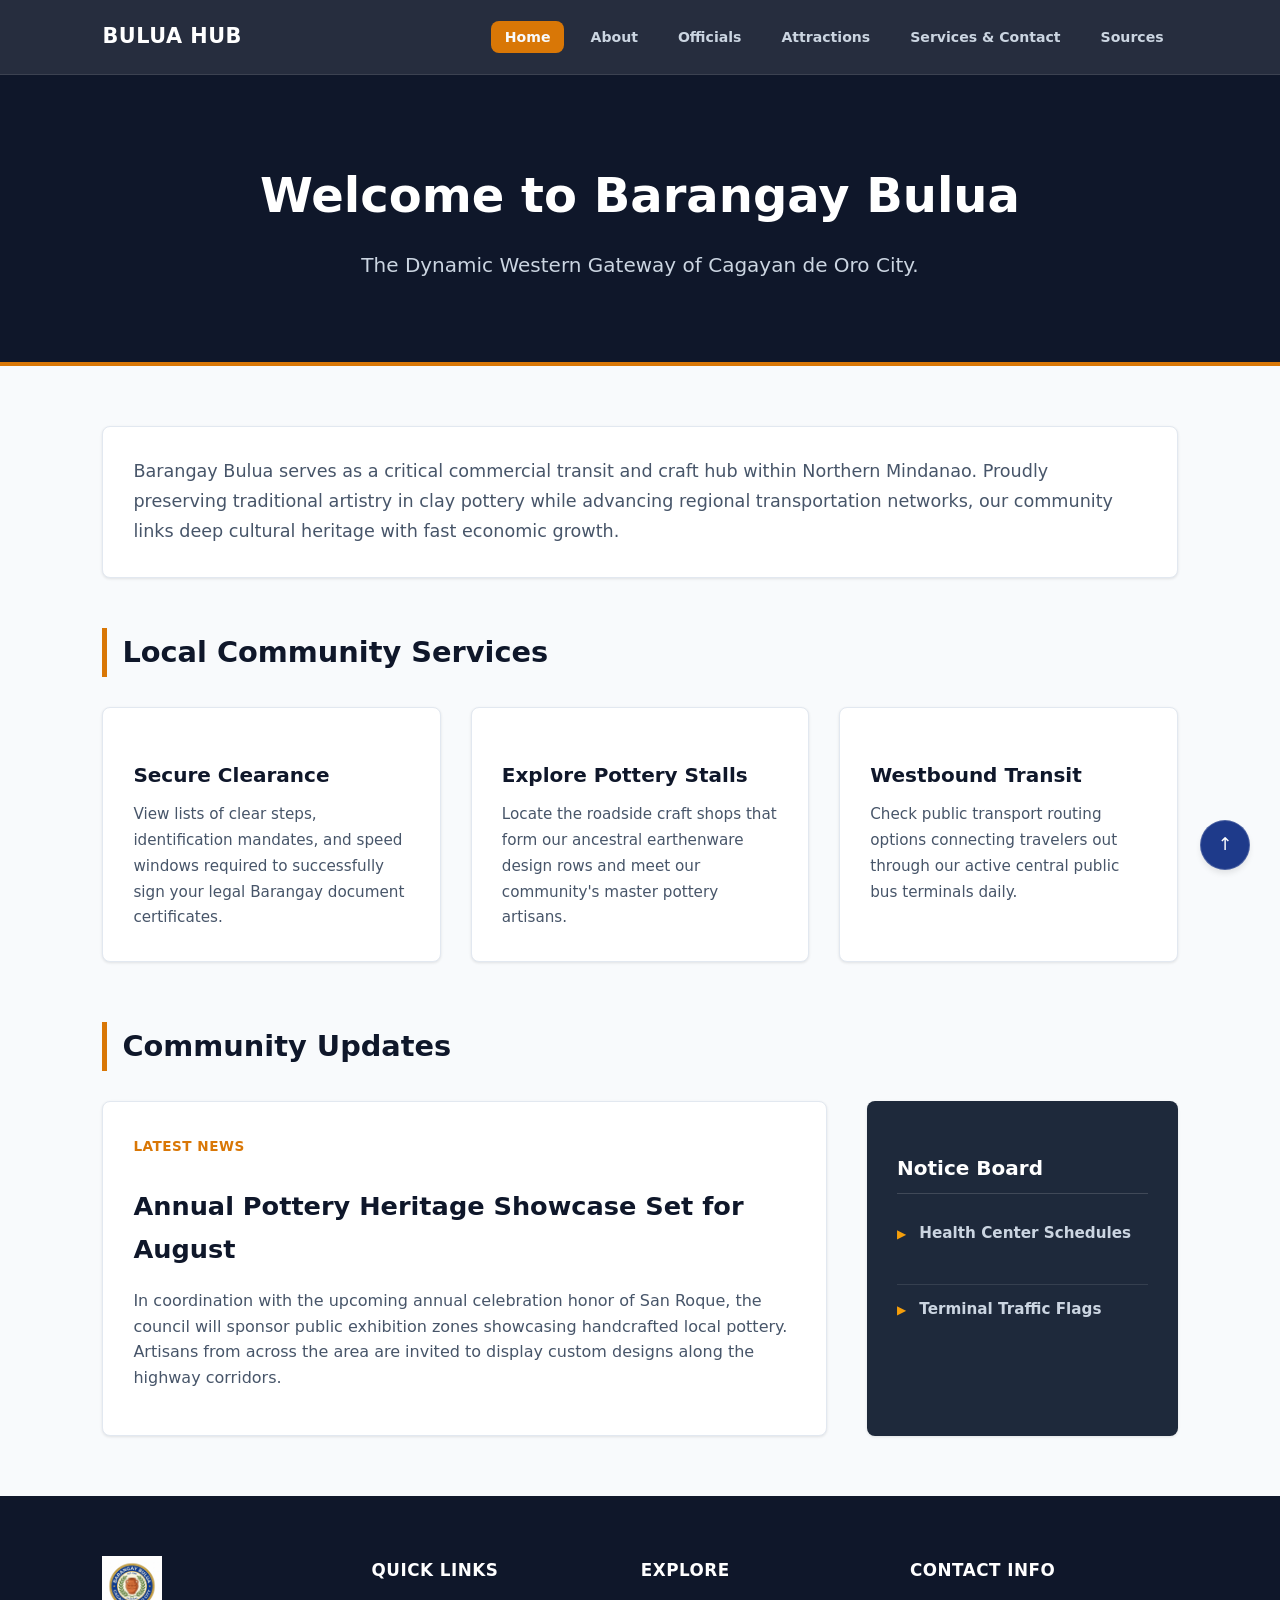
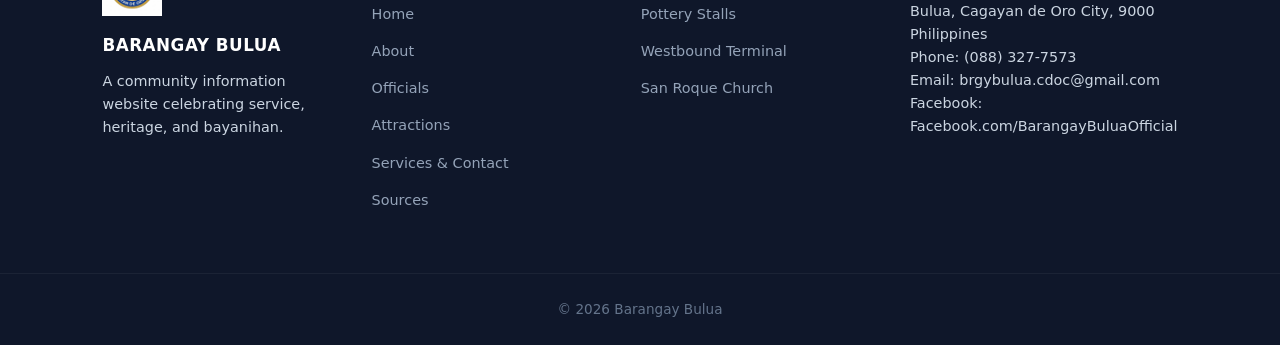
<file: index.html>
<!DOCTYPE html>
<html lang="en">
<head>
    <meta charset="UTF-8">
    <meta name="viewport" content="width=device-width, initial-scale=1.0">
    <title>Barangay Bulua | Home</title>
    <link rel="stylesheet" href="css/style.css">
</head>
<body id="top">

    <header>
        <div class="logo">Bulua Hub</div>
        <nav>
            <ul>
                <li><a href="index.html" class="active">Home</a></li>
                <li><a href="about.html">About</a></li>
                <li><a href="officials.html">Officials</a></li>
                <li><a href="attractions.html">Attractions</a></li>
                <li><a href="contact.html">Services & Contact</a></li>
                <li><a href="sources.html">Sources</a></li>
            </ul>
        </nav>
    </header>

    <section class="hero">
        <h1>Welcome to Barangay Bulua</h1>
        <p>The Dynamic Western Gateway of Cagayan de Oro City.</p>
    </section>

    <main>
        <div class="welcome-section">
            <p>
                Barangay Bulua serves as a critical commercial transit and craft hub within Northern Mindanao. Proudly preserving traditional artistry in clay pottery while advancing regional transportation networks, our community links deep cultural heritage with fast economic growth.
            </p>
        </div>

        <h2 class="section-title">Local Community Services</h2>
        <div class="grid-container">
            <div class="quick-link-card">
                <h3>Secure Clearance</h3>
                <p>View lists of clear steps, identification mandates, and speed windows required to successfully sign your legal Barangay document certificates.</p>
            </div>
            <div class="quick-link-card">
                <h3>Explore Pottery Stalls</h3>
                <p>Locate the roadside craft shops that form our ancestral earthenware design rows and meet our community's master pottery artisans.</p>
            </div>
            <div class="quick-link-card">
                <h3>Westbound Transit</h3>
                <p>Check public transport routing options connecting travelers out through our active central public bus terminals daily.</p>
            </div>
        </div>

        <h2 class="section-title">Community Updates</h2>
        <div class="news-split">
            <div class="news-main">
                <span style="color:var(--accent); font-weight:700; text-transform:uppercase; font-size:0.85rem; letter-spacing: 0.5px;">Latest News</span>
                <h3>Annual Pottery Heritage Showcase Set for August</h3>
                <p style="color:var(--text-muted); margin-bottom:15px; font-size: 1rem; line-height: 1.6;">
                    In coordination with the upcoming annual celebration honor of San Roque, the council will sponsor public exhibition zones showcasing handcrafted local pottery. Artisans from across the area are invited to display custom designs along the highway corridors.
                </p>
            </div>
            <div class="news-sidebar">
                <h3>Notice Board</h3>
                
                <div class="announcement-item">
                    <input type="checkbox" id="announcement-toggle-1" class="announcement-checkbox">
                    <label for="announcement-toggle-1" class="announcement-label">
                        <h4>Health Center Schedules</h4>
                    </label>
                    <p class="announcement-details">Free pediatric checkups are hosted every Tuesday at the central health pavilion lanes.</p>
                </div>
                
                <div class="announcement-item">
                    <input type="checkbox" id="announcement-toggle-2" class="announcement-checkbox">
                    <label for="announcement-toggle-2" class="announcement-label">
                        <h4>Terminal Traffic Flags</h4>
                    </label>
                    <p class="announcement-details">Expect high volumes near the entry lanes of the Westbound transit complex over upcoming holidays.</p>
                </div>
                
            </div>
        </div>
    </main>

    <!-- Tier 1: Information Matrix Grid -->
    <div class="footer-info-matrix">
        <div class="footer-col">
            <img src="images/bulua-logo.png" alt="Barangay Bulua Logo" class="footer-logo-img">
            <h4 style="margin: 0 0 10px 0;">Barangay Bulua</h4>
            <p>A community information website celebrating service, heritage, and bayanihan.</p>
        </div>
        <div class="footer-col">
            <h4>Quick Links</h4>
            <ul>
                <li><a href="index.html">Home</a></li>
                <li><a href="about.html">About</a></li>
                <li><a href="officials.html">Officials</a></li>
                <li><a href="attractions.html">Attractions</a></li>
                <li><a href="contact.html">Services & Contact</a></li>
                <li><a href="sources.html">Sources</a></li>
            </ul>
        </div>
        <div class="footer-col">
            <h4>Explore</h4>
            <ul>
                <li><a href="attractions.html">Pottery Stalls</a></li>
                <li><a href="attractions.html">Westbound Terminal</a></li>
                <li><a href="attractions.html">San Roque Church</a></li>
            </ul>
        </div>
        <div class="footer-col">
            <h4>Contact Info</h4>
            <p>
                Bulua, Cagayan de Oro City, 9000 Philippines<br>
                Phone: (088) 327-7573<br>
                Email: brgybulua.cdoc@gmail.com<br>
                Facebook: Facebook.com/BarangayBuluaOfficial
            </p>
        </div>
    </div>

    <!-- Tier 2: Copyright Rule -->
    <div class="footer-copyright">
        &copy; 2026 Barangay Bulua
    </div>

    <!-- Pure CSS Floating Scroll-to-Top Button -->
    <a href="#top" class="scroll-to-top-btn" aria-label="Scroll to top">
        <span aria-hidden="true">↑</span>
    </a>

</body>
</html>
</file>
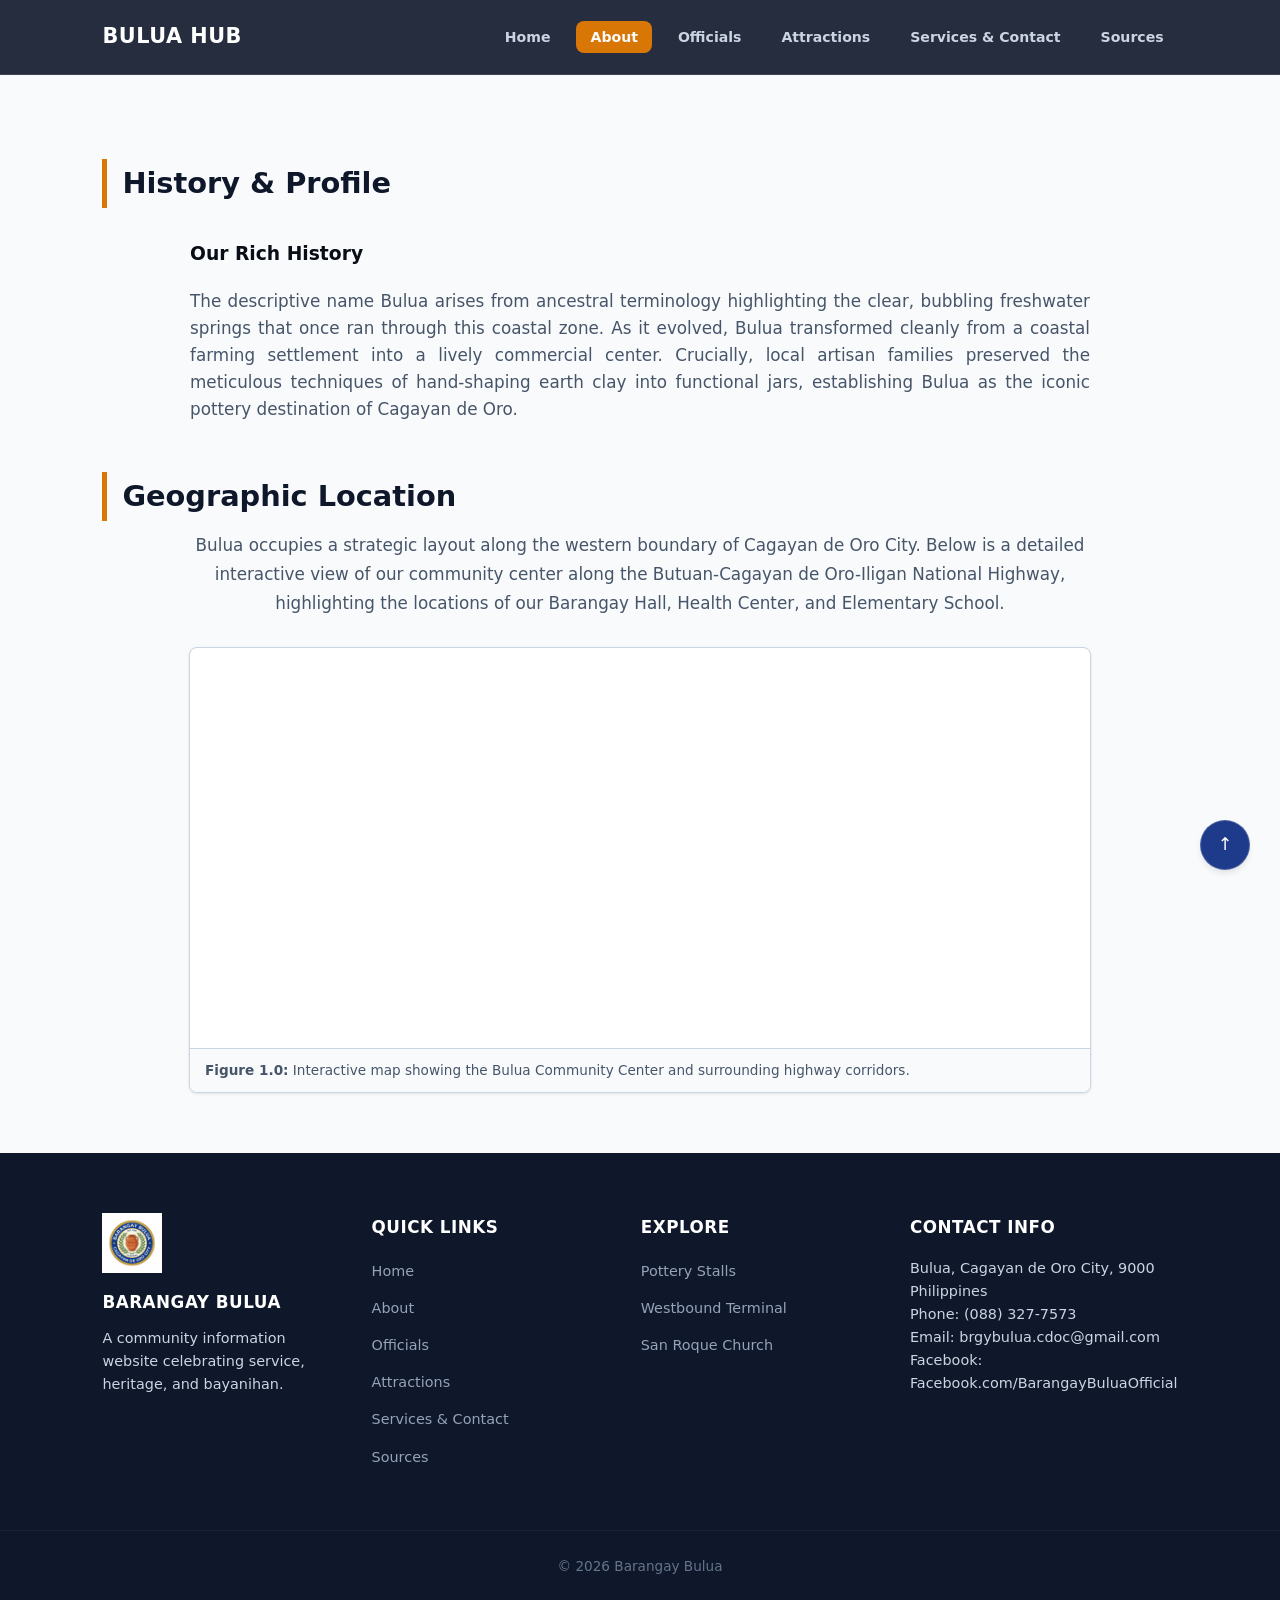
<file: about.html>
<!DOCTYPE html>
<html lang="en">
<head>
    <meta charset="UTF-8">
    <meta name="viewport" content="width=device-width, initial-scale=1.0">
    <title>About | Barangay Bulua</title>
    <link rel="stylesheet" href="css/style.css">
</head>
<body id="top">

    <header>
        <div class="logo">Bulua Hub</div>
        <nav>
            <ul>
                <li><a href="index.html">Home</a></li>
                <li><a href="about.html" class="active">About</a></li>
                <li><a href="officials.html">Officials</a></li>
                <li><a href="attractions.html">Attractions</a></li>
                <li><a href="contact.html">Services & Contact</a></li>
                <li><a href="sources.html">Sources</a></li>
            </ul>
        </nav>
    </header>

    <main>
        <h2 class="section-title">History & Profile</h2>
        
        <div style="margin-bottom: 50px; max-width: 900px; margin-left: auto; margin-right: auto;">
            <h3>Our Rich History</h3>
            <p style="margin-top: 15px; color: var(--text-muted); font-size: 1.05rem; text-align: justify; line-height: 1.6;">
                The descriptive name Bulua arises from ancestral terminology highlighting the clear, bubbling freshwater springs that once ran through this coastal zone. As it evolved, Bulua transformed cleanly from a coastal farming settlement into a lively commercial center. Crucially, local artisan families preserved the meticulous techniques of hand-shaping earth clay into functional jars, establishing Bulua as the iconic pottery destination of Cagayan de Oro.
            </p>
        </div>

        <div style="margin-top: 50px;">
            <h2 class="section-title">Geographic Location</h2>
            <p style="text-align: center; margin: -20px auto 30px auto; color: var(--text-muted); font-size: 1.05rem; max-width: 900px;">
                Bulua occupies a strategic layout along the western boundary of Cagayan de Oro City. Below is a detailed interactive view of our community center along the Butuan-Cagayan de Oro-Iligan National Highway, highlighting the locations of our Barangay Hall, Health Center, and Elementary School.
            </p>
            
            <div class="map-frame-wrapper" style="max-width:900px; margin:0 auto;">
                <iframe src="https://www.google.com/maps/embed?pb=!1m18!1m12!1m3!1d3948.7844078508933!2d124.61863587588049!3d8.501869896791652!2m3!1f0!2f0!3f0!3m2!1i1024!2i768!4f13.1!3m3!1m2!1s0x32ff8bf8c5208f23%3A0x6b77209ff82ad34a!2sBulua%20Barangay%20Hall!5e0!3m2!1sen!2sph!4v1700000000000!5m2!1sen!2sph" allowfullscreen="" loading="lazy" referrerpolicy="no-referrer-when-downgrade"></iframe>
                <div class="map-caption">
                    <strong>Figure 1.0:</strong> Interactive map showing the Bulua Community Center and surrounding highway corridors.
                </div>
            </div>
        </div>
    </main>

    <!-- Tier 1: Information Matrix Grid -->
    <div class="footer-info-matrix">
        <div class="footer-col">
            <img src="images/bulua-logo.png" alt="Barangay Bulua Logo" class="footer-logo-img">
            <h4 style="margin: 0 0 10px 0;">Barangay Bulua</h4>
            <p>A community information website celebrating service, heritage, and bayanihan.</p>
        </div>
        <div class="footer-col">
            <h4>Quick Links</h4>
            <ul>
                <li><a href="index.html">Home</a></li>
                <li><a href="about.html">About</a></li>
                <li><a href="officials.html">Officials</a></li>
                <li><a href="attractions.html">Attractions</a></li>
                <li><a href="contact.html">Services & Contact</a></li>
                <li><a href="sources.html">Sources</a></li>
            </ul>
        </div>
        <div class="footer-col">
            <h4>Explore</h4>
            <ul>
                <li><a href="attractions.html">Pottery Stalls</a></li>
                <li><a href="attractions.html">Westbound Terminal</a></li>
                <li><a href="attractions.html">San Roque Church</a></li>
            </ul>
        </div>
        <div class="footer-col">
            <h4>Contact Info</h4>
            <p>
                Bulua, Cagayan de Oro City, 9000 Philippines<br>
                Phone: (088) 327-7573<br>
                Email: brgybulua.cdoc@gmail.com<br>
                Facebook: Facebook.com/BarangayBuluaOfficial
            </p>
        </div>
    </div>

    <!-- Tier 2: Copyright Rule -->
    <div class="footer-copyright">
        &copy; 2026 Barangay Bulua
    </div>

    <!-- Pure CSS Floating Scroll-to-Top Button -->
    <a href="#top" class="scroll-to-top-btn" aria-label="Scroll to top">
        <span aria-hidden="true">↑</span>
    </a>

</body>
</html>
</file>
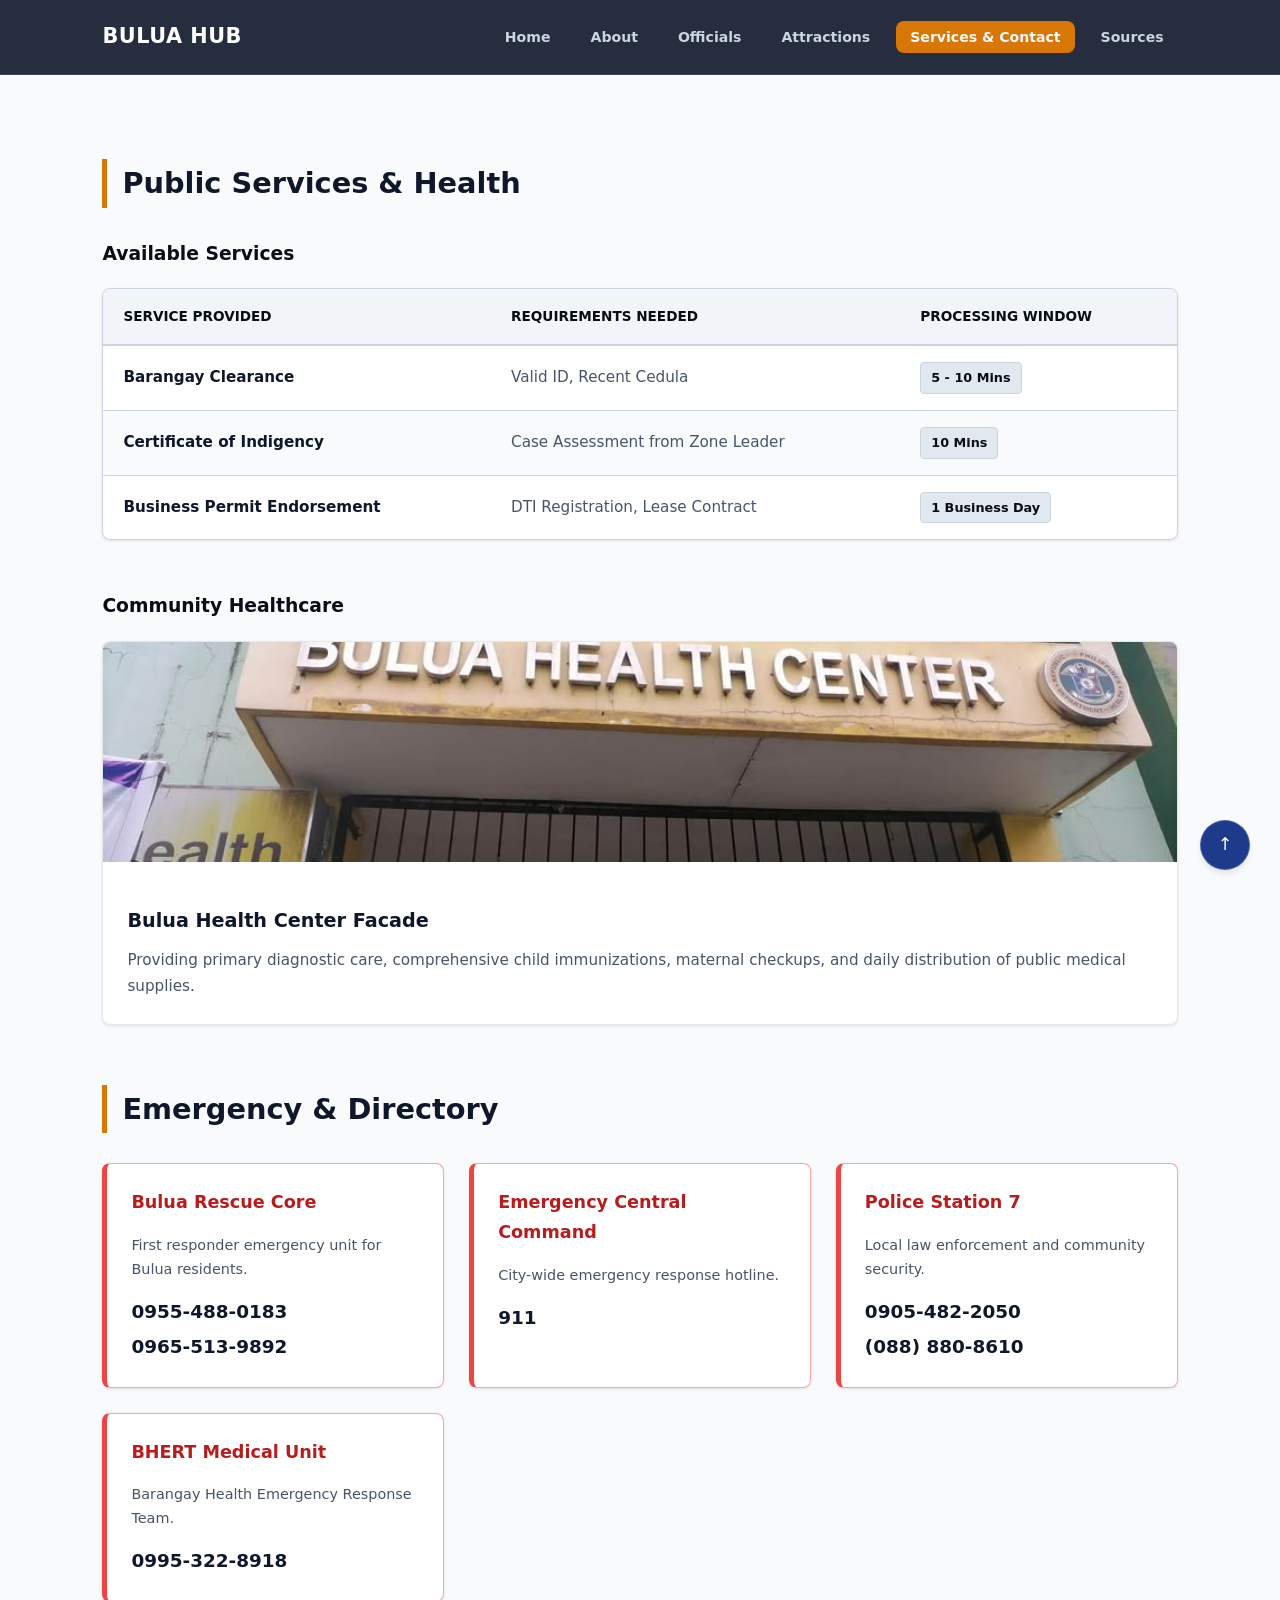
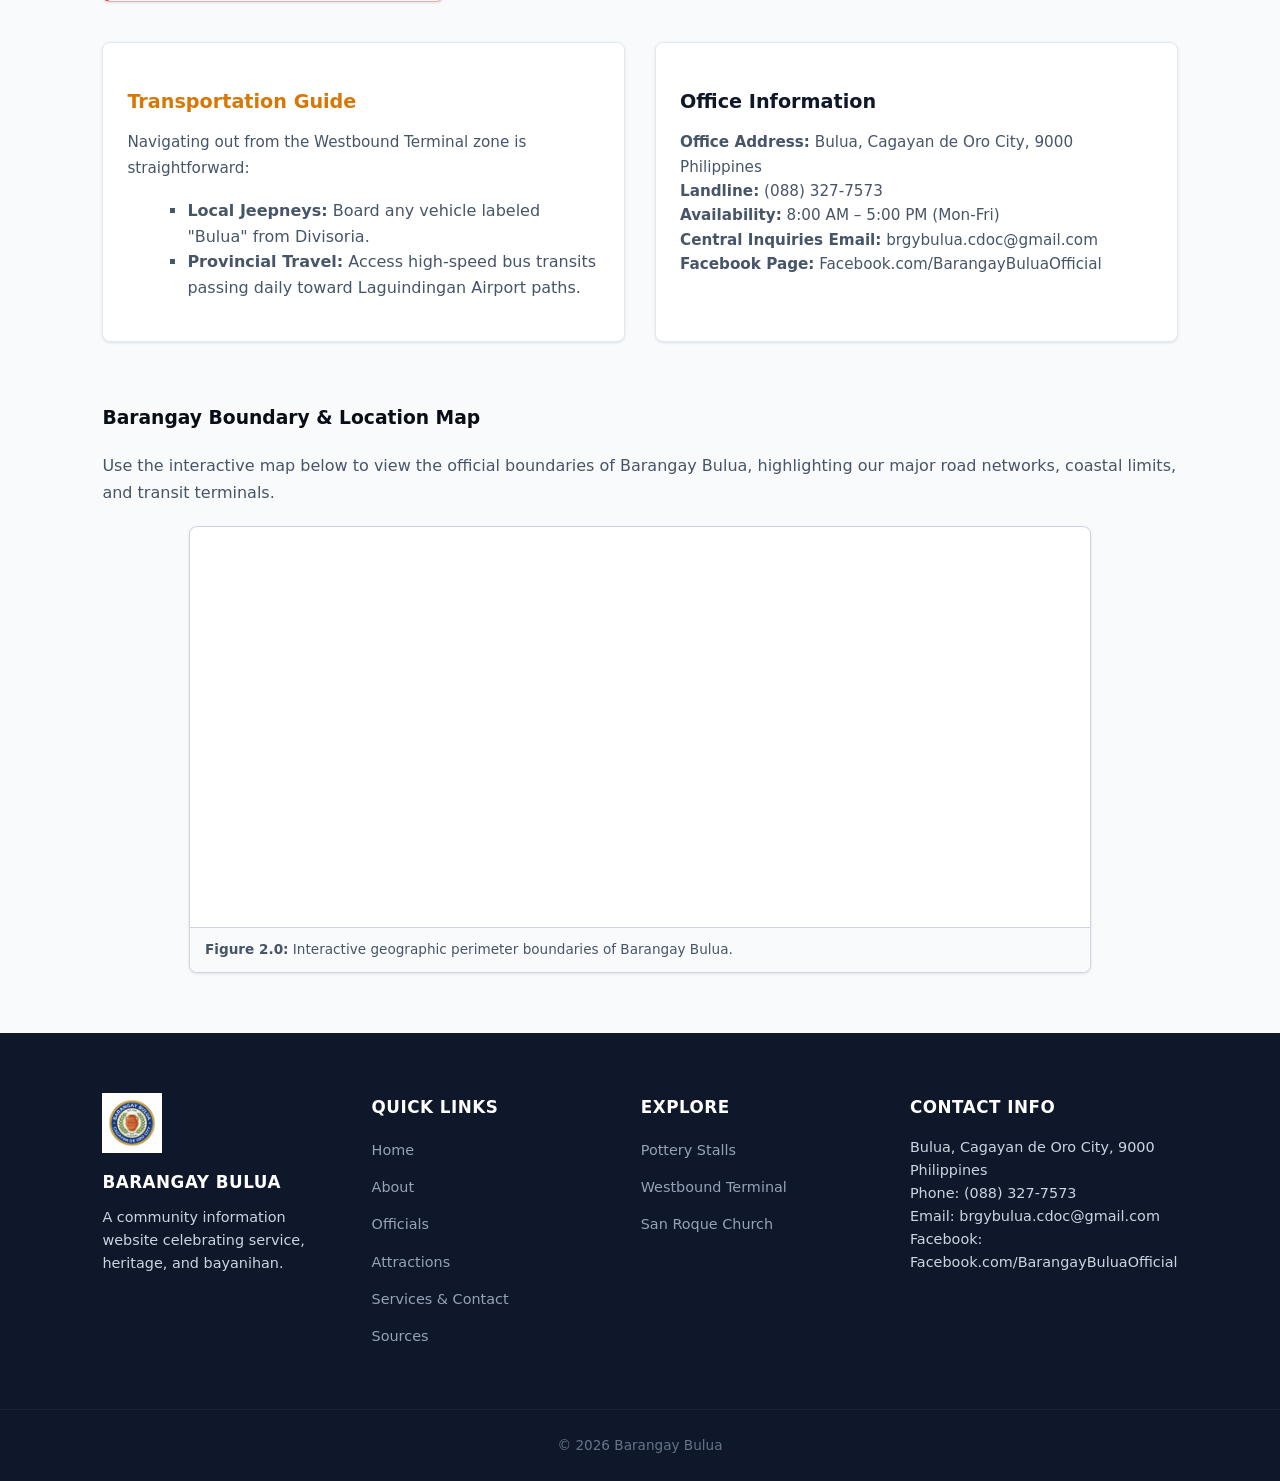
<file: contact.html>
<!DOCTYPE html>
<html lang="en">
<head>
    <meta charset="UTF-8">
    <meta name="viewport" content="width=device-width, initial-scale=1.0">
    <title>Services & Contact | Bulua</title>
    <link rel="stylesheet" href="css/style.css">
</head>
<body id="top">

    <header>
        <div class="logo">Bulua Hub</div>
        <nav>
            <ul>
                <li><a href="index.html">Home</a></li>
                <li><a href="about.html">About</a></li>
                <li><a href="officials.html">Officials</a></li>
                <li><a href="attractions.html">Attractions</a></li>
                <li><a href="contact.html" class="active">Services & Contact</a></li>
                <li><a href="sources.html">Sources</a></li>
            </ul>
        </nav>
    </header>

    <main>
        <h2 class="section-title">Public Services & Health</h2>

        <div style="margin-bottom: 50px;">
            <h3>Available Services</h3>
            <div class="table-container">
                <table class="flat-table">
                    <thead>
                        <tr>
                            <th>Service Provided</th>
                            <th>Requirements Needed</th>
                            <th>Processing Window</th>
                        </tr>
                    </thead>
                    <tbody>
                        <tr>
                            <td style="font-weight: 700; color: var(--primary);">Barangay Clearance</td>
                            <td>Valid ID, Recent Cedula</td>
                            <td><span class="tag-badge">5 - 10 Mins</span></td>
                        </tr>
                        <tr>
                            <td style="font-weight: 700; color: var(--primary);">Certificate of Indigency</td>
                            <td>Case Assessment from Zone Leader</td>
                            <td><span class="tag-badge">10 Mins</span></td>
                        </tr>
                        <tr>
                            <td style="font-weight: 700; color: var(--primary);">Business Permit Endorsement</td>
                            <td>DTI Registration, Lease Contract</td>
                            <td><span class="tag-badge">1 Business Day</span></td>
                        </tr>
                    </tbody>
                </table>
            </div>
        </div>

        <div style="margin-bottom: 50px;">
            <h3>Community Healthcare</h3>
            <div class="grid-container">
                <div class="card">
                    <img src="images/bulua-health-center.jpg" alt="Bulua Health Center">
                    <div class="card-content">
                        <h3>Bulua Health Center Facade</h3>
                        <p>Providing primary diagnostic care, comprehensive child immunizations, maternal checkups, and daily distribution of public medical supplies.</p>
                    </div>
                </div>
            </div>
        </div>

        <h2 class="section-title">Emergency & Directory</h2>
        
        <!-- Emergency Reference Numbers with light-red borders -->
        <div class="emergency-grid">
            <div class="emergency-card">
                <h4>Bulua Rescue Core</h4>
                <p style="color: var(--text-muted); font-size: 0.9rem;">First responder emergency unit for Bulua residents.</p>
                <span class="emergency-phone">0955-488-0183</span>
                <span class="emergency-phone">0965-513-9892</span>
            </div>
            <div class="emergency-card">
                <h4>Emergency Central Command</h4>
                <p style="color: var(--text-muted); font-size: 0.9rem;">City-wide emergency response hotline.</p>
                <span class="emergency-phone">911</span>
            </div>
            <div class="emergency-card">
                <h4>Police Station 7</h4>
                <p style="color: var(--text-muted); font-size: 0.9rem;">Local law enforcement and community security.</p>
                <span class="emergency-phone">0905-482-2050</span>
                <span class="emergency-phone">(088) 880-8610</span>
            </div>
            <div class="emergency-card">
                <h4>BHERT Medical Unit</h4>
                <p style="color: var(--text-muted); font-size: 0.9rem;">Barangay Health Emergency Response Team.</p>
                <span class="emergency-phone">0995-322-8918</span>
            </div>
        </div>

        <div class="grid-container">
            <div class="card" style="padding: 24px;">
                <h3 style="color:#d97706; margin-bottom: 12px;">Transportation Guide</h3>
                <p style="color: var(--text-muted); margin-bottom: 10px; font-size: 0.95rem;">
                    Navigating out from the Westbound Terminal zone is straightforward:
                </p>
                <ul style="list-style-type: square; color: var(--text-muted); margin-left: 20px; line-height: 1.6;">
                    <li><strong>Local Jeepneys:</strong> Board any vehicle labeled "Bulua" from Divisoria.</li>
                    <li><strong>Provincial Travel:</strong> Access high-speed bus transits passing daily toward Laguindingan Airport paths.</li>
                </ul>
            </div>

            <div class="card" style="padding: 24px;">
                <h3 style="color: var(--primary); margin-bottom: 12px;">Office Information</h3>
                <p style="color: var(--text-muted); font-size: 0.95rem; line-height: 1.6;">
                    <strong>Office Address:</strong> Bulua, Cagayan de Oro City, 9000 Philippines<br>
                    <strong>Landline:</strong> (088) 327-7573<br>
                    <strong>Availability:</strong> 8:00 AM – 5:00 PM (Mon-Fri)<br>
                    <strong>Central Inquiries Email:</strong> brgybulua.cdoc@gmail.com<br>
                    <strong>Facebook Page:</strong> Facebook.com/BarangayBuluaOfficial
                </p>
            </div>
        </div>

        <div style="margin-top: 40px;">
            <h3>Barangay Boundary & Location Map</h3>
            <p style="margin: 10px 0 20px 0; color: var(--text-muted); font-size: 1rem;">
                Use the interactive map below to view the official boundaries of Barangay Bulua, highlighting our major road networks, coastal limits, and transit terminals.
            </p>
            <div class="map-frame-wrapper" style="max-width:900px; margin:0 auto;">
                <iframe src="https://www.google.com/maps/embed?pb=!1m18!1m12!1m3!1d15795.143242095914!2d124.60743603417757!3d8.500305886616053!2m3!1f0!2f0!3f0!3m2!1i1024!2i768!4f13.1!3m3!1m2!1s0x32ff8be294711867%3A0x2db4e815617a9eb3!2sBulua%2C%20Cagayan%20de%20Oro%2C%20Misamis%20Oriental!5e0!3m2!1sen!2sph!4v1700000000000!5m2!1sen!2sph" allowfullscreen="" loading="lazy" referrerpolicy="no-referrer-when-downgrade"></iframe>
                <div class="map-caption">
                    <strong>Figure 2.0:</strong> Interactive geographic perimeter boundaries of Barangay Bulua.
                </div>
            </div>
        </div>
    </main>

    <!-- Tier 1: Information Matrix Grid -->
    <div class="footer-info-matrix">
        <div class="footer-col">
            <img src="images/bulua-logo.png" alt="Barangay Bulua Logo" class="footer-logo-img">
            <h4 style="margin: 0 0 10px 0;">Barangay Bulua</h4>
            <p>A community information website celebrating service, heritage, and bayanihan.</p>
        </div>
        <div class="footer-col">
            <h4>Quick Links</h4>
            <ul>
                <li><a href="index.html">Home</a></li>
                <li><a href="about.html">About</a></li>
                <li><a href="officials.html">Officials</a></li>
                <li><a href="attractions.html">Attractions</a></li>
                <li><a href="contact.html">Services & Contact</a></li>
                <li><a href="sources.html">Sources</a></li>
            </ul>
        </div>
        <div class="footer-col">
            <h4>Explore</h4>
            <ul>
                <li><a href="attractions.html">Pottery Stalls</a></li>
                <li><a href="attractions.html">Westbound Terminal</a></li>
                <li><a href="attractions.html">San Roque Church</a></li>
            </ul>
        </div>
        <div class="footer-col">
            <h4>Contact Info</h4>
            <p>
                Bulua, Cagayan de Oro City, 9000 Philippines<br>
                Phone: (088) 327-7573<br>
                Email: brgybulua.cdoc@gmail.com<br>
                Facebook: Facebook.com/BarangayBuluaOfficial
            </p>
        </div>
    </div>

    <!-- Tier 2: Copyright Rule -->
    <div class="footer-copyright">
        &copy; 2026 Barangay Bulua
    </div>

    <!-- Pure CSS Floating Scroll-to-Top Button -->
    <a href="#top" class="scroll-to-top-btn" aria-label="Scroll to top">
        <span aria-hidden="true">↑</span>
    </a>

</body>
</html>
</file>
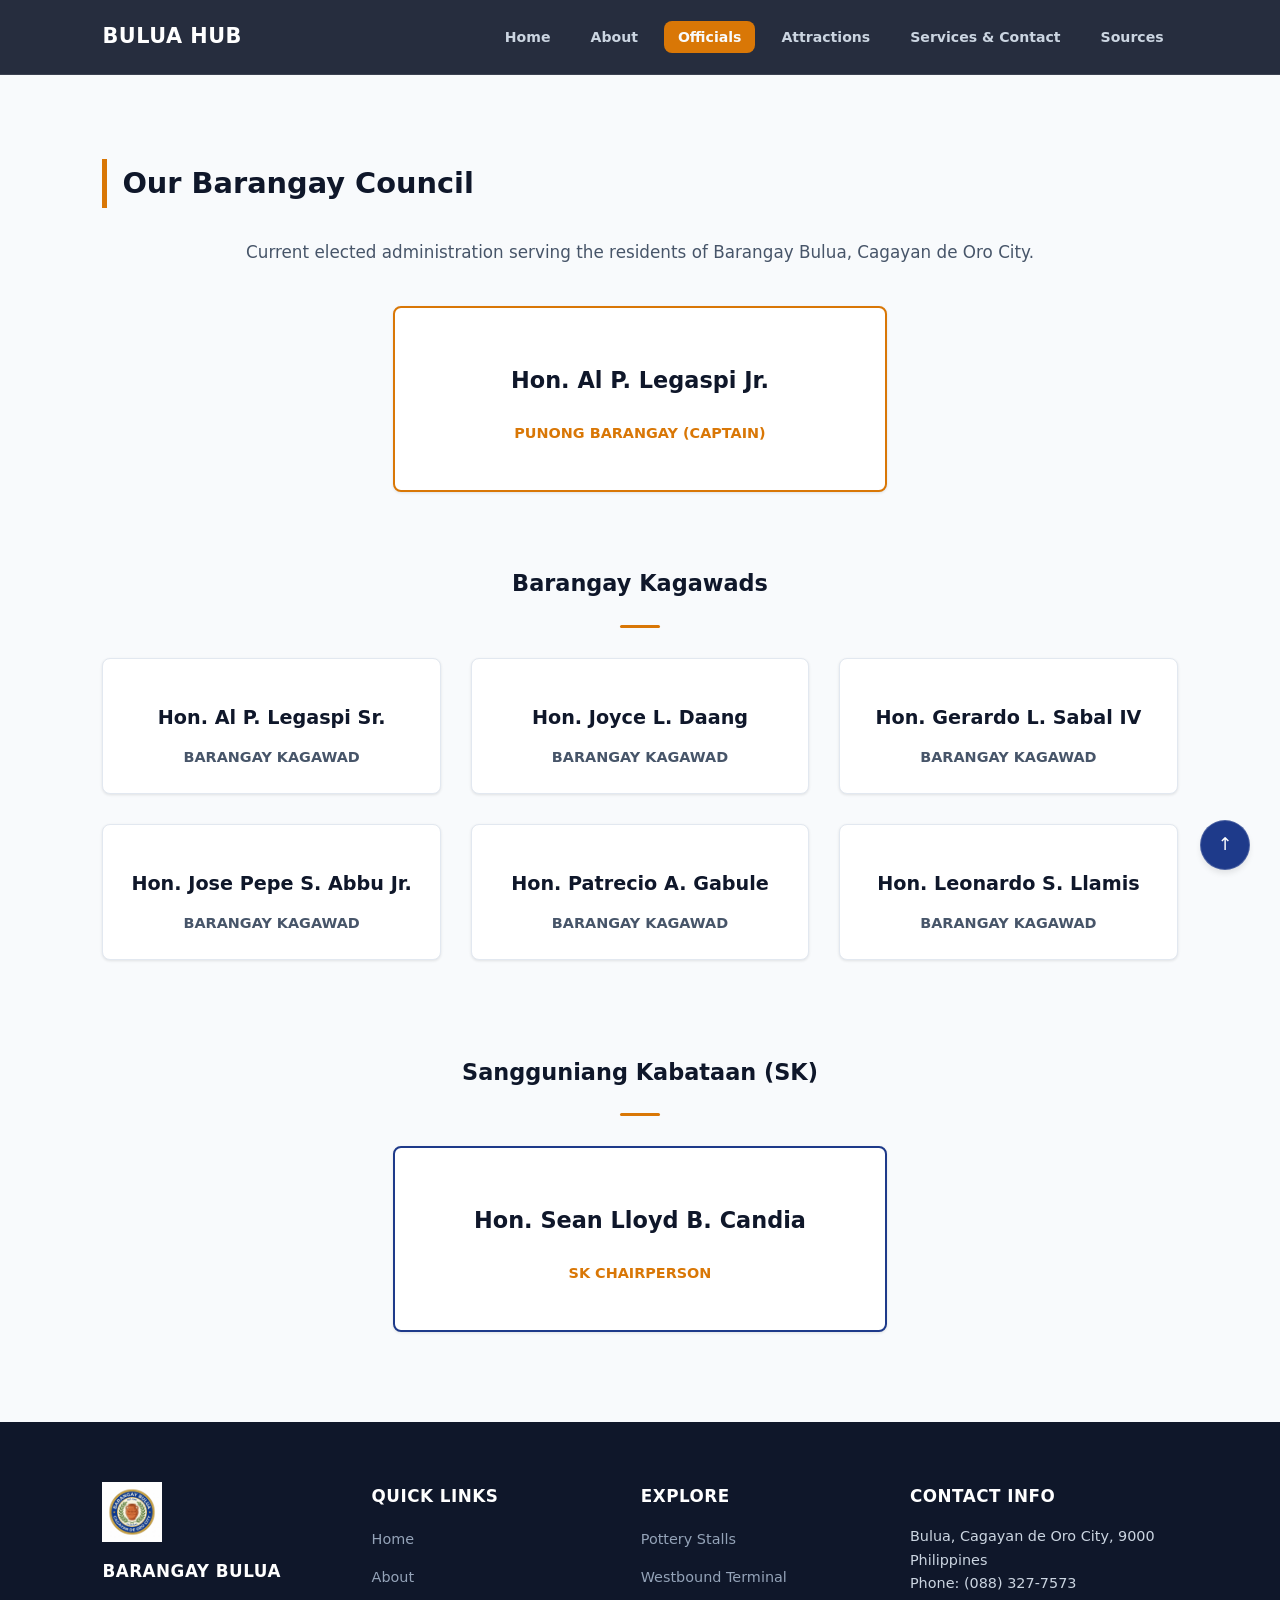
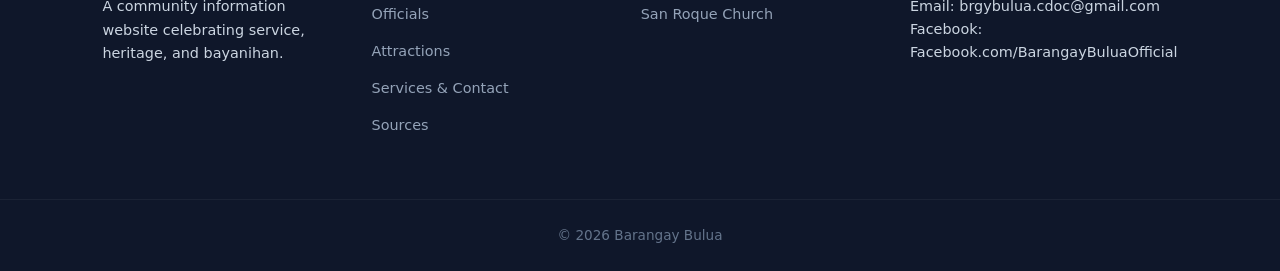
<file: officials.html>
<!DOCTYPE html>
<html lang="en">
<head>
    <meta charset="UTF-8">
    <meta name="viewport" content="width=device-width, initial-scale=1.0">
    <title>Barangay Officials | Bulua</title>
    <link rel="stylesheet" href="css/style.css">
</head>
<body id="top">

    <header>
        <div class="logo">Bulua Hub</div>
        <nav>
            <ul>
                <li><a href="index.html">Home</a></li>
                <li><a href="about.html">About</a></li>
                <li><a href="officials.html" class="active">Officials</a></li>
                <li><a href="attractions.html">Attractions</a></li>
                <li><a href="contact.html">Services & Contact</a></li>
                <li><a href="sources.html">Sources</a></li>
            </ul>
        </nav>
    </header>

    <main>
        <h2 class="section-title">Our Barangay Council</h2>
        <p style="text-align:center; margin-bottom: 40px; color: var(--text-muted); font-size: 1.05rem;">
            Current elected administration serving the residents of Barangay Bulua, Cagayan de Oro City.
        </p>

        <div class="officials-chart">
            <!-- Punong Barangay Top Card -->
            <div class="official-top-card">
                <h3>Hon. Al P. Legaspi Jr.</h3>
                <p>Punong Barangay (Captain)</p>
            </div>

            <!-- Barangay Kagawads Sub-header -->
            <div style="width: 100%; text-align: center; margin-top: 20px;">
                <h3 style="color: var(--primary); font-size: 1.4rem; font-weight: 700;">Barangay Kagawads</h3>
                <div style="width: 40px; height: 3px; background: var(--accent); margin: 8px auto 0 auto; border-radius: 2px;"></div>
            </div>

            <!-- Kagawad grid in 3-column rows -->
            <div class="grid-container" style="width: 100%; margin-bottom: 20px;">
                <div class="card" style="text-align:center;">
                    <div class="card-content" style="padding: 24px;">
                        <h3>Hon. Al P. Legaspi Sr.</h3>
                        <p style="color: var(--text-muted); font-weight: 600; font-size: 0.9rem; text-transform: uppercase; margin-top: 4px;">Barangay Kagawad</p>
                    </div>
                </div>
                <div class="card" style="text-align:center;">
                    <div class="card-content" style="padding: 24px;">
                        <h3>Hon. Joyce L. Daang</h3>
                        <p style="color: var(--text-muted); font-weight: 600; font-size: 0.9rem; text-transform: uppercase; margin-top: 4px;">Barangay Kagawad</p>
                    </div>
                </div>
                <div class="card" style="text-align:center;">
                    <div class="card-content" style="padding: 24px;">
                        <h3>Hon. Gerardo L. Sabal IV</h3>
                        <p style="color: var(--text-muted); font-weight: 600; font-size: 0.9rem; text-transform: uppercase; margin-top: 4px;">Barangay Kagawad</p>
                    </div>
                </div>
                <div class="card" style="text-align:center;">
                    <div class="card-content" style="padding: 24px;">
                        <h3>Hon. Jose Pepe S. Abbu Jr.</h3>
                        <p style="color: var(--text-muted); font-weight: 600; font-size: 0.9rem; text-transform: uppercase; margin-top: 4px;">Barangay Kagawad</p>
                    </div>
                </div>
                <div class="card" style="text-align:center;">
                    <div class="card-content" style="padding: 24px;">
                        <h3>Hon. Patrecio A. Gabule</h3>
                        <p style="color: var(--text-muted); font-weight: 600; font-size: 0.9rem; text-transform: uppercase; margin-top: 4px;">Barangay Kagawad</p>
                    </div>
                </div>
                <div class="card" style="text-align:center;">
                    <div class="card-content" style="padding: 24px;">
                        <h3>Hon. Leonardo S. Llamis</h3>
                        <p style="color: var(--text-muted); font-weight: 600; font-size: 0.9rem; text-transform: uppercase; margin-top: 4px;">Barangay Kagawad</p>
                    </div>
                </div>
            </div>

            <!-- SK Chairperson Sub-header -->
            <div style="width: 100%; text-align: center; margin-top: 20px;">
                <h3 style="color: var(--primary); font-size: 1.4rem; font-weight: 700;">Sangguniang Kabataan (SK)</h3>
                <div style="width: 40px; height: 3px; background: var(--accent); margin: 8px auto 0 auto; border-radius: 2px;"></div>
            </div>

            <!-- SK Top Card -->
            <div class="official-top-card" style="border-color: var(--primary-light); margin-bottom: 30px;">
                <h3>Hon. Sean Lloyd B. Candia</h3>
                <p>SK Chairperson</p>
            </div>
        </div>
    </main>

    <!-- Tier 1: Information Matrix Grid -->
    <div class="footer-info-matrix">
        <div class="footer-col">
            <img src="images/bulua-logo.png" alt="Barangay Bulua Logo" class="footer-logo-img">
            <h4 style="margin: 0 0 10px 0;">Barangay Bulua</h4>
            <p>A community information website celebrating service, heritage, and bayanihan.</p>
        </div>
        <div class="footer-col">
            <h4>Quick Links</h4>
            <ul>
                <li><a href="index.html">Home</a></li>
                <li><a href="about.html">About</a></li>
                <li><a href="officials.html">Officials</a></li>
                <li><a href="attractions.html">Attractions</a></li>
                <li><a href="contact.html">Services & Contact</a></li>
                <li><a href="sources.html">Sources</a></li>
            </ul>
        </div>
        <div class="footer-col">
            <h4>Explore</h4>
            <ul>
                <li><a href="attractions.html">Pottery Stalls</a></li>
                <li><a href="attractions.html">Westbound Terminal</a></li>
                <li><a href="attractions.html">San Roque Church</a></li>
            </ul>
        </div>
        <div class="footer-col">
            <h4>Contact Info</h4>
            <p>
                Bulua, Cagayan de Oro City, 9000 Philippines<br>
                Phone: (088) 327-7573<br>
                Email: brgybulua.cdoc@gmail.com<br>
                Facebook: Facebook.com/BarangayBuluaOfficial
            </p>
        </div>
    </div>

    <!-- Tier 2: Copyright Rule -->
    <div class="footer-copyright">
        &copy; 2026 Barangay Bulua
    </div>

    <!-- Pure CSS Floating Scroll-to-Top Button -->
    <a href="#top" class="scroll-to-top-btn" aria-label="Scroll to top">
        <span aria-hidden="true">↑</span>
    </a>

</body>
</html>
</file>
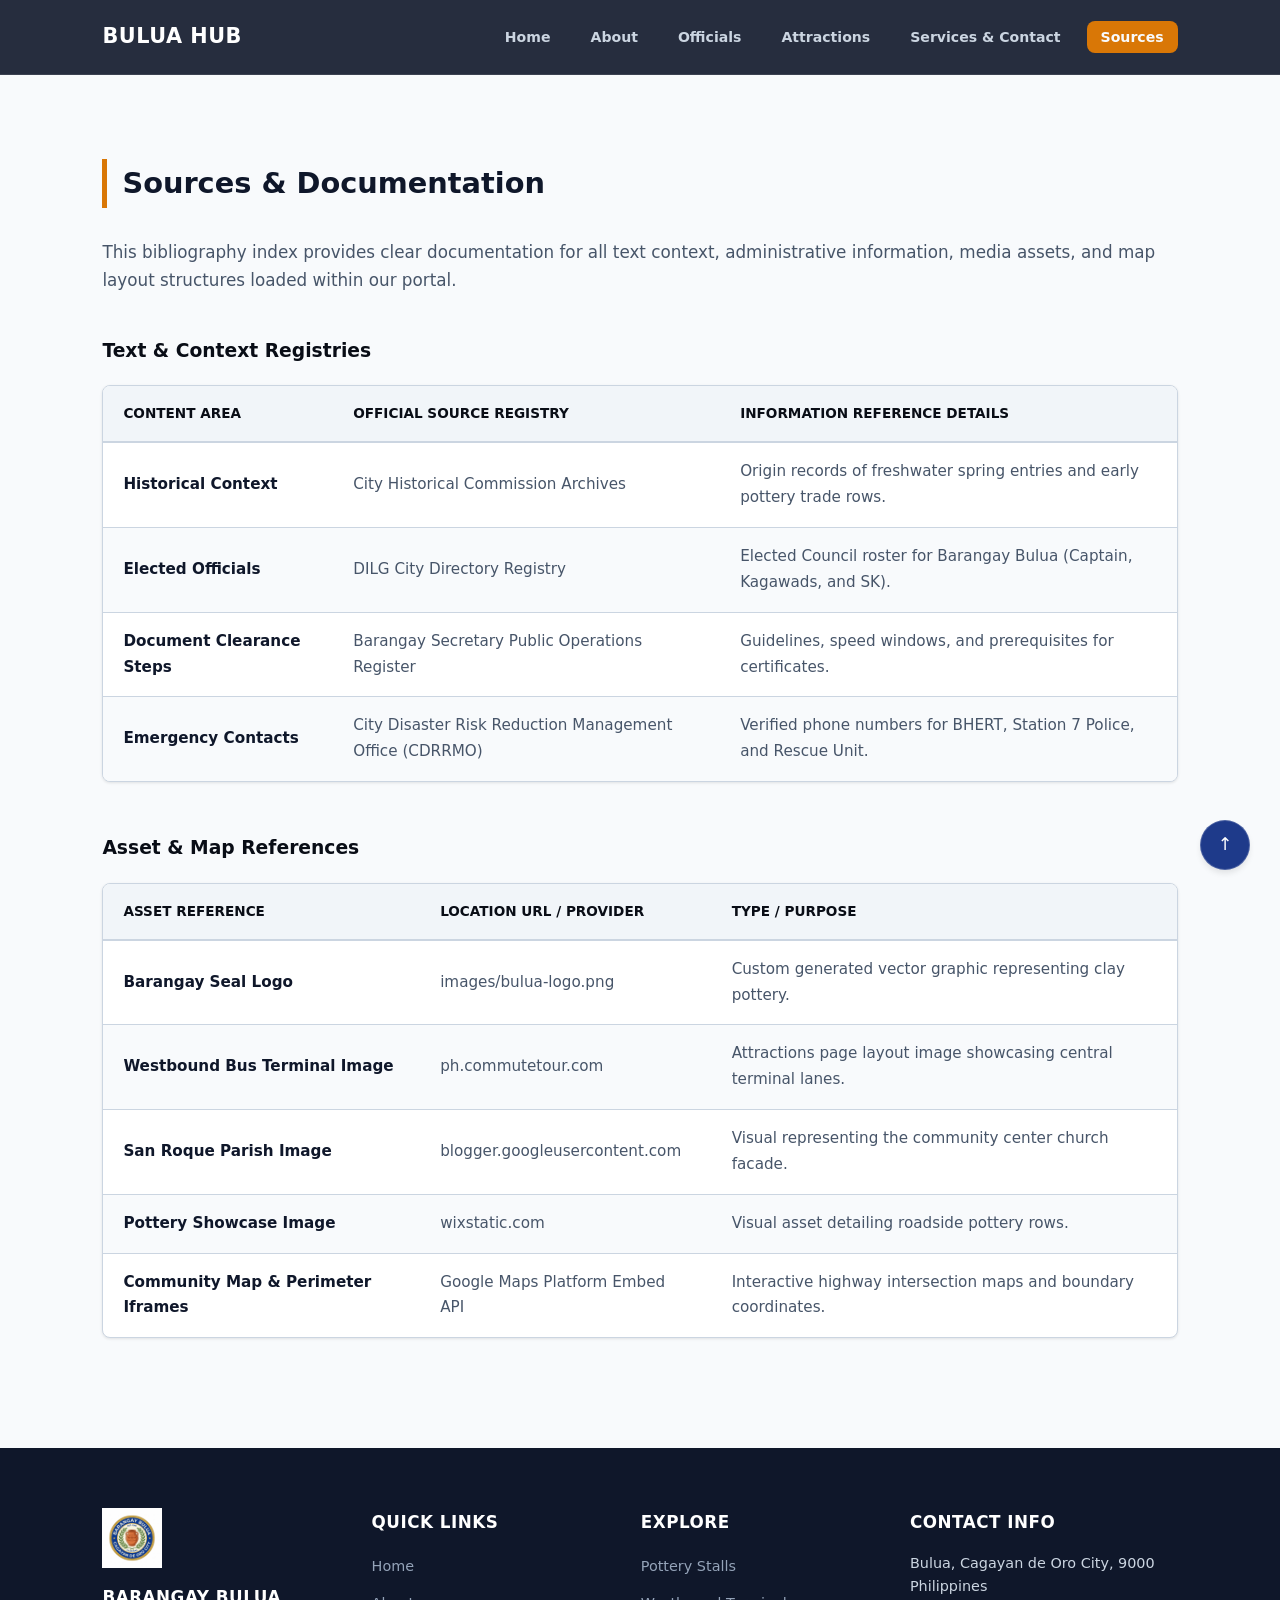
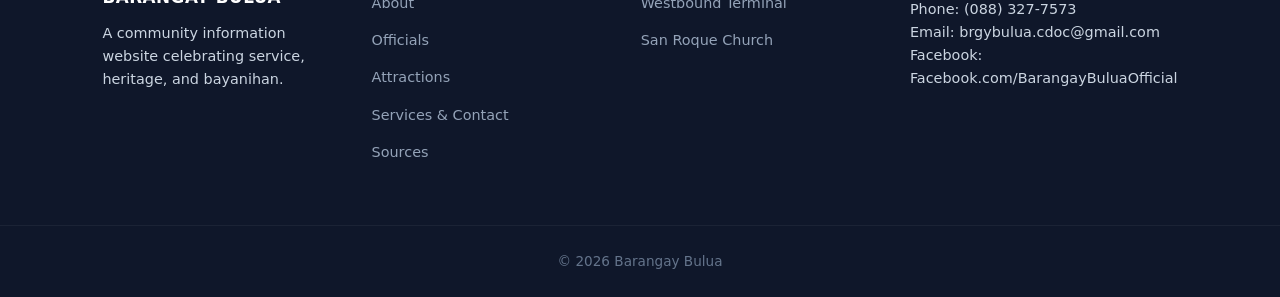
<file: sources.html>
<!DOCTYPE html>
<html lang="en">
<head>
    <meta charset="UTF-8">
    <meta name="viewport" content="width=device-width, initial-scale=1.0">
    <title>Sources & Bibliography | Bulua</title>
    <link rel="stylesheet" href="css/style.css">
</head>
<body id="top">

    <header>
        <div class="logo">Bulua Hub</div>
        <nav>
            <ul>
                <li><a href="index.html">Home</a></li>
                <li><a href="about.html">About</a></li>
                <li><a href="officials.html">Officials</a></li>
                <li><a href="attractions.html">Attractions</a></li>
                <li><a href="contact.html">Services & Contact</a></li>
                <li><a href="sources.html" class="active">Sources</a></li>
            </ul>
        </nav>
    </header>

    <main>
        <h2 class="section-title">Sources & Documentation</h2>
        <p style="margin-bottom: 40px; color: var(--text-muted); font-size: 1.05rem;">
            This bibliography index provides clear documentation for all text context, administrative information, media assets, and map layout structures loaded within our portal.
        </p>

        <div style="margin-bottom: 50px;">
            <h3>Text & Context Registries</h3>
            <div class="table-container">
                <table class="flat-table">
                    <thead>
                        <tr>
                            <th>Content Area</th>
                            <th>Official Source Registry</th>
                            <th>Information Reference Details</th>
                        </tr>
                    </thead>
                    <tbody>
                        <tr>
                            <td style="font-weight: 700; color: var(--primary);">Historical Context</td>
                            <td>City Historical Commission Archives</td>
                            <td>Origin records of freshwater spring entries and early pottery trade rows.</td>
                        </tr>
                        <tr>
                            <td style="font-weight: 700; color: var(--primary);">Elected Officials</td>
                            <td>DILG City Directory Registry</td>
                            <td>Elected Council roster for Barangay Bulua (Captain, Kagawads, and SK).</td>
                        </tr>
                        <tr>
                            <td style="font-weight: 700; color: var(--primary);">Document Clearance Steps</td>
                            <td>Barangay Secretary Public Operations Register</td>
                            <td>Guidelines, speed windows, and prerequisites for certificates.</td>
                        </tr>
                        <tr>
                            <td style="font-weight: 700; color: var(--primary);">Emergency Contacts</td>
                            <td>City Disaster Risk Reduction Management Office (CDRRMO)</td>
                            <td>Verified phone numbers for BHERT, Station 7 Police, and Rescue Unit.</td>
                        </tr>
                    </tbody>
                </table>
            </div>
        </div>

        <div style="margin-bottom: 50px;">
            <h3>Asset & Map References</h3>
            <div class="table-container">
                <table class="flat-table">
                    <thead>
                        <tr>
                            <th>Asset Reference</th>
                            <th>Location URL / Provider</th>
                            <th>Type / Purpose</th>
                        </tr>
                    </thead>
                    <tbody>
                        <tr>
                            <td style="font-weight: 700; color: var(--primary);">Barangay Seal Logo</td>
                            <td>images/bulua-logo.png</td>
                            <td>Custom generated vector graphic representing clay pottery.</td>
                        </tr>
                        <tr>
                            <td style="font-weight: 700; color: var(--primary);">Westbound Bus Terminal Image</td>
                            <td>ph.commutetour.com</td>
                            <td>Attractions page layout image showcasing central terminal lanes.</td>
                        </tr>
                        <tr>
                            <td style="font-weight: 700; color: var(--primary);">San Roque Parish Image</td>
                            <td>blogger.googleusercontent.com</td>
                            <td>Visual representing the community center church facade.</td>
                        </tr>
                        <tr>
                            <td style="font-weight: 700; color: var(--primary);">Pottery Showcase Image</td>
                            <td>wixstatic.com</td>
                            <td>Visual asset detailing roadside pottery rows.</td>
                        </tr>
                        <tr>
                            <td style="font-weight: 700; color: var(--primary);">Community Map & Perimeter Iframes</td>
                            <td>Google Maps Platform Embed API</td>
                            <td>Interactive highway intersection maps and boundary coordinates.</td>
                        </tr>
                    </tbody>
                </table>
            </div>
        </div>
    </main>

    <!-- Tier 1: Information Matrix Grid -->
    <div class="footer-info-matrix">
        <div class="footer-col">
            <img src="images/bulua-logo.png" alt="Barangay Bulua Logo" class="footer-logo-img">
            <h4 style="margin: 0 0 10px 0;">Barangay Bulua</h4>
            <p>A community information website celebrating service, heritage, and bayanihan.</p>
        </div>
        <div class="footer-col">
            <h4>Quick Links</h4>
            <ul>
                <li><a href="index.html">Home</a></li>
                <li><a href="about.html">About</a></li>
                <li><a href="officials.html">Officials</a></li>
                <li><a href="attractions.html">Attractions</a></li>
                <li><a href="contact.html">Services & Contact</a></li>
                <li><a href="sources.html">Sources</a></li>
            </ul>
        </div>
        <div class="footer-col">
            <h4>Explore</h4>
            <ul>
                <li><a href="attractions.html">Pottery Stalls</a></li>
                <li><a href="attractions.html">Westbound Terminal</a></li>
                <li><a href="attractions.html">San Roque Church</a></li>
            </ul>
        </div>
        <div class="footer-col">
            <h4>Contact Info</h4>
            <p>
                Bulua, Cagayan de Oro City, 9000 Philippines<br>
                Phone: (088) 327-7573<br>
                Email: brgybulua.cdoc@gmail.com<br>
                Facebook: Facebook.com/BarangayBuluaOfficial
            </p>
        </div>
    </div>

    <!-- Tier 2: Copyright Rule -->
    <div class="footer-copyright">
        &copy; 2026 Barangay Bulua
    </div>

    <!-- Pure CSS Floating Scroll-to-Top Button -->
    <a href="#top" class="scroll-to-top-btn" aria-label="Scroll to top">
        <span aria-hidden="true">↑</span>
    </a>

</body>
</html>
</file>
<file: css/style.css>
/* --- central global stylesheet --- */
:root {
    --primary: #0f172a;
    --primary-light: #1e3a8a;
    --accent: #d97706;
    --accent-glow: #f59e0b;
    --bg-main: #f8fafc;
    --bg-card: #ffffff;
    --text-dark: #090d16;
    --text-muted: #475569;
    --text-light: #f8fafc;
    --shadow-sm: 0 1px 3px rgba(0,0,0,0.1);
    --shadow-md: 0 4px 6px -1px rgba(0,0,0,0.1);
    --shadow-lg: 0 10px 15px -3px rgba(0,0,0,0.1);
    --radius: 8px;
    --radius-lg: 12px;
    --smooth-transition: all 0.2s ease-in-out;
}

body {
    background-color: var(--bg-main);
    color: var(--text-dark);
    font-family: system-ui, -apple-system, BlinkMacSystemFont, sans-serif;
    line-height: 1.7;
    margin: 0;
    padding: 0;
    -webkit-font-smoothing: antialiased;
}

/* Enforce fluid typography and mobile responsiveness rules */
img {
    max-width: 100%;
    height: auto;
    display: block;
}

/* --- Smooth Scrolling --- */
html {
    scroll-behavior: smooth;
}

/* --- Global Header Navigation --- */
header {
    position: sticky;
    top: 0;
    z-index: 1000;
    background: rgba(15, 23, 42, 0.9);
    backdrop-filter: blur(12px);
    -webkit-backdrop-filter: blur(12px);
    padding: 1.2rem 8%;
    display: flex;
    justify-content: space-between;
    align-items: center;
    border-bottom: 1px solid rgba(255, 255, 255, 0.1);
}

header .logo {
    color: #ffffff;
    font-size: 1.3rem;
    font-weight: 700;
    letter-spacing: 0.5px;
    text-transform: uppercase;
}

nav ul {
    list-style: none;
    display: flex;
    align-items: center;
    gap: 12px;
    margin: 0;
    padding: 0;
}

nav ul li a {
    color: #cbd5e1;
    text-decoration: none;
    font-weight: 600;
    font-size: 0.88rem;
    padding: 8px 14px;
    border-radius: var(--radius);
    transition: var(--smooth-transition);
}

nav ul li a:hover {
    color: #ffffff;
    background-color: rgba(255, 255, 255, 0.08);
}

nav ul li a.active {
    color: var(--text-light);
    background-color: var(--accent);
}

/* --- Clean Hero Layout --- */
.hero {
    background: var(--primary);
    color: #ffffff;
    text-align: center;
    padding: 80px 24px;
    border-bottom: 4px solid var(--accent);
}

.hero h1 {
    font-size: 3rem;
    font-weight: 800;
    margin: 0 0 12px 0;
}

.hero p {
    font-size: 1.25rem;
    max-width: 800px;
    color: #cbd5e1;
    margin: 0 auto;
}

/* --- Main Layout Grid and Flexbox --- */
main {
    padding: 60px 8%;
    max-width: 1300px;
    margin: 0 auto;
}

.welcome-section {
    background: var(--bg-card);
    border: 1px solid #e2e8f0;
    padding: 30px;
    border-radius: var(--radius);
    margin-bottom: 50px;
    box-shadow: var(--shadow-sm);
}

.welcome-section p {
    font-size: 1.1rem;
    color: var(--text-muted);
    margin: 0;
}

.section-title {
    color: var(--primary);
    font-size: 1.8rem;
    font-weight: 700;
    margin-bottom: 30px;
    border-left: 5px solid var(--accent);
    padding-left: 15px;
}

/* --- Generic Grid for E-Services / Columns --- */
.grid-container {
    display: grid;
    grid-template-columns: repeat(auto-fit, minmax(300px, 1fr));
    gap: 30px;
    margin-bottom: 60px;
}

/* Minimalist Flat Card Design */
.card {
    background: var(--bg-card);
    border: 1px solid #e2e8f0;
    border-radius: var(--radius);
    overflow: hidden;
    box-shadow: var(--shadow-sm);
    transition: var(--smooth-transition);
}

.card:hover {
    border-color: var(--accent);
    transform: translateY(-2px);
    box-shadow: var(--shadow-md);
}

.card img {
    width: 100%;
    height: 220px;
    object-fit: cover;
    display: block;
}

.card-content {
    padding: 24px;
}

.card h3 {
    color: var(--primary);
    font-size: 1.2rem;
    margin-bottom: 10px;
    font-weight: 700;
}

.card p {
    color: var(--text-muted);
    font-size: 0.95rem;
    margin: 0;
}

/* Quick Links Flat Cards */
.quick-link-card {
    background: var(--bg-card);
    border: 1px solid #e2e8f0;
    border-radius: var(--radius);
    padding: 30px;
    box-shadow: var(--shadow-sm);
    transition: var(--smooth-transition);
}

.quick-link-card:hover {
    border-color: var(--accent);
    transform: translateY(-2px);
    box-shadow: var(--shadow-md);
}

.quick-link-card h3 {
    color: var(--primary);
    font-size: 1.25rem;
    margin-bottom: 10px;
    font-weight: 700;
}

.quick-link-card p {
    color: var(--text-muted);
    font-size: 0.95rem;
    margin: 0;
}

/* --- News Split Section --- */
.news-split {
    display: grid;
    grid-template-columns: 7fr 3fr;
    gap: 40px;
    margin-top: 30px;
}

.news-main {
    background: var(--bg-card);
    border: 1px solid #e2e8f0;
    padding: 30px;
    border-radius: var(--radius);
    box-shadow: var(--shadow-sm);
}

.news-main h3 {
    font-size: 1.6rem;
    color: var(--primary);
    margin-bottom: 15px;
    font-weight: 700;
}

.news-sidebar {
    background: #1e293b;
    color: #ffffff;
    padding: 30px;
    border-radius: var(--radius);
    box-shadow: var(--shadow-sm);
}

.news-sidebar h3 {
    font-size: 1.25rem;
    color: #ffffff;
    margin-bottom: 15px;
    border-bottom: 1px solid rgba(255, 255, 255, 0.15);
    padding-bottom: 8px;
}

/* Pure CSS Checkbox Hack Toggles for announcements Notice Board */
.announcement-checkbox {
    display: none;
}

.announcement-item {
    border-bottom: 1px solid rgba(255, 255, 255, 0.1);
    padding: 10px 0;
}

.announcement-item:last-child {
    border-bottom: none;
}

.announcement-label {
    cursor: pointer;
    display: block;
    user-select: none;
}

.announcement-label h4 {
    font-size: 0.95rem;
    font-weight: 700;
    color: #cbd5e1;
    display: inline-block;
    margin: 0;
}

.announcement-label::before {
    content: '▶ ';
    font-size: 0.75rem;
    display: inline-block;
    transition: transform 0.2s ease;
    color: var(--accent-glow);
    margin-right: 8px;
}

.announcement-checkbox:checked ~ .announcement-label::before {
    transform: rotate(90deg);
}

.announcement-details {
    max-height: 0;
    overflow: hidden;
    font-size: 0.85rem;
    color: #cbd5e1;
    transition: max-height 0.2s ease-out, margin-top 0.2s ease-out;
}

.announcement-checkbox:checked ~ .announcement-details {
    max-height: 120px;
    margin-top: 6px;
}

/* --- Map Frame Wrappers --- */
.map-frame-wrapper {
    border: 1px solid #cbd5e1;
    border-radius: var(--radius);
    overflow: hidden;
    box-shadow: var(--shadow-sm);
    background: var(--bg-card);
    margin-top: 15px;
}

.map-frame-wrapper iframe {
    width: 100%;
    height: 400px;
    border: 0;
    display: block;
}

.map-caption {
    font-size: 0.85rem;
    color: var(--text-muted);
    padding: 10px 15px;
    border-top: 1px solid #cbd5e1;
    background: #f8fafc;
}

/* --- Officials Hierarchy Tree --- */
.officials-chart {
    display: flex;
    flex-direction: column;
    align-items: center;
    gap: 30px;
}

.official-top-card {
    width: 100%;
    max-width: 450px;
    background: var(--bg-card);
    border: 2px solid var(--accent);
    border-radius: var(--radius);
    box-shadow: var(--shadow-sm);
    text-align: center;
    padding: 30px 20px;
}

.official-top-card h3 {
    color: var(--primary);
    font-size: 1.4rem;
    font-weight: 700;
}

.official-top-card p {
    color: var(--accent);
    font-weight: 700;
    text-transform: uppercase;
    font-size: 0.9rem;
    margin-top: 5px;
}

/* --- Tabular Clearance Table --- */
.table-container {
    overflow-x: auto;
    border: 1px solid #cbd5e1;
    border-radius: var(--radius);
    box-shadow: var(--shadow-sm);
    background: var(--bg-card);
    margin-top: 15px;
}

.flat-table {
    width: 100%;
    border-collapse: collapse;
}

.flat-table th, .flat-table td {
    padding: 16px 20px;
    text-align: left;
    border-bottom: 1px solid #cbd5e1;
}

.flat-table th {
    background: #f1f5f9;
    color: var(--text-dark);
    font-weight: 700;
    font-size: 0.85rem;
    text-transform: uppercase;
    border-bottom: 2px solid #cbd5e1;
}

.flat-table td {
    color: var(--text-muted);
    font-size: 0.95rem;
}

.flat-table tr:last-child td {
    border-bottom: none;
}

.flat-table tr:nth-child(even) td {
    background-color: #f8fafc;
}

.tag-badge {
    display: inline-block;
    padding: 4px 10px;
    font-size: 0.8rem;
    font-weight: 600;
    border-radius: 4px;
    background: #e2e8f0;
    color: var(--text-dark);
    border: 1px solid #cbd5e1;
}

/* --- Emergency Highlight Grid --- */
.emergency-grid {
    display: grid;
    grid-template-columns: repeat(auto-fit, minmax(260px, 1fr));
    gap: 25px;
    margin-top: 15px;
    margin-bottom: 40px;
}

.emergency-card {
    background: var(--bg-card);
    border: 1px solid #fca5a5; /* light red border */
    border-left: 5px solid #ef4444; /* red accent indicator */
    border-radius: var(--radius);
    padding: 24px;
    box-shadow: var(--shadow-sm);
}

.emergency-card h4 {
    color: #b91c1c;
    font-size: 1.1rem;
    font-weight: 700;
    margin: 0 0 6px 0;
}

.emergency-phone {
    font-size: 1.15rem;
    font-weight: 700;
    color: var(--primary);
    display: block;
    margin-top: 4px;
}

/* --- Institutional Clean Split Footer --- */
.footer-info-matrix {
    background-color: var(--primary);
    color: #cbd5e1;
    padding: 60px 8%;
    display: grid;
    grid-template-columns: repeat(4, 1fr);
    gap: 40px;
    border-bottom: 1px solid rgba(255, 255, 255, 0.05);
}

.footer-col h4 {
    color: #ffffff;
    font-size: 1.05rem;
    font-weight: 700;
    margin: 0 0 15px 0;
    text-transform: uppercase;
    letter-spacing: 0.5px;
}

.footer-col p {
    font-size: 0.9rem;
    line-height: 1.6;
    margin: 0;
}

.footer-logo-img {
    width: 60px;
    height: 60px;
    object-fit: contain;
    margin-bottom: 15px;
    display: block;
}

.footer-col ul {
    list-style: none;
    padding: 0;
    margin: 0;
    display: flex;
    flex-direction: column;
    gap: 10px;
}

.footer-col ul li a {
    color: #94a3b8;
    text-decoration: none;
    font-size: 0.9rem;
    transition: var(--smooth-transition);
}

.footer-col ul li a:hover {
    color: #ffffff;
}

.footer-copyright {
    background-color: var(--primary);
    color: #64748b;
    text-align: center;
    padding: 24px 8%;
    font-size: 0.85rem;
}

/* --- Floating Scroll to Top --- */
.scroll-to-top-btn {
    position: fixed;
    bottom: 30px;
    right: 30px;
    width: 48px;
    height: 48px;
    border-radius: 50%;
    background-color: var(--primary-light);
    color: #ffffff;
    border: 1px solid rgba(255, 255, 255, 0.2);
    font-size: 1.1rem;
    cursor: pointer;
    box-shadow: var(--shadow-md);
    display: flex;
    align-items: center;
    justify-content: center;
    text-decoration: none;
    z-index: 2000;
    transition: var(--smooth-transition);
}

.scroll-to-top-btn:hover {
    background-color: var(--accent);
    box-shadow: var(--shadow-lg);
    transform: translateY(-2px);
}

/* --- Advanced Responsiveness Layouts --- */
@media (max-width: 1024px) {
    .footer-info-matrix {
        grid-template-columns: repeat(2, 1fr);
    }
}

@media (max-width: 900px) {
    .news-split {
        grid-template-columns: 1fr;
    }
}

@media (max-width: 768px) {
    header {
        flex-direction: column;
        gap: 12px;
        padding: 1rem 4%;
    }
    nav ul {
        flex-direction: column;
        width: 100%;
        gap: 6px;
    }
    nav ul li { width: 100%; }
    nav ul li a { display: block; text-align: center; }
    .hero h1 { font-size: 2.2rem; }
    .hero p { font-size: 1rem; }
    .footer-info-matrix {
        grid-template-columns: 1fr;
    }
}
</file>
